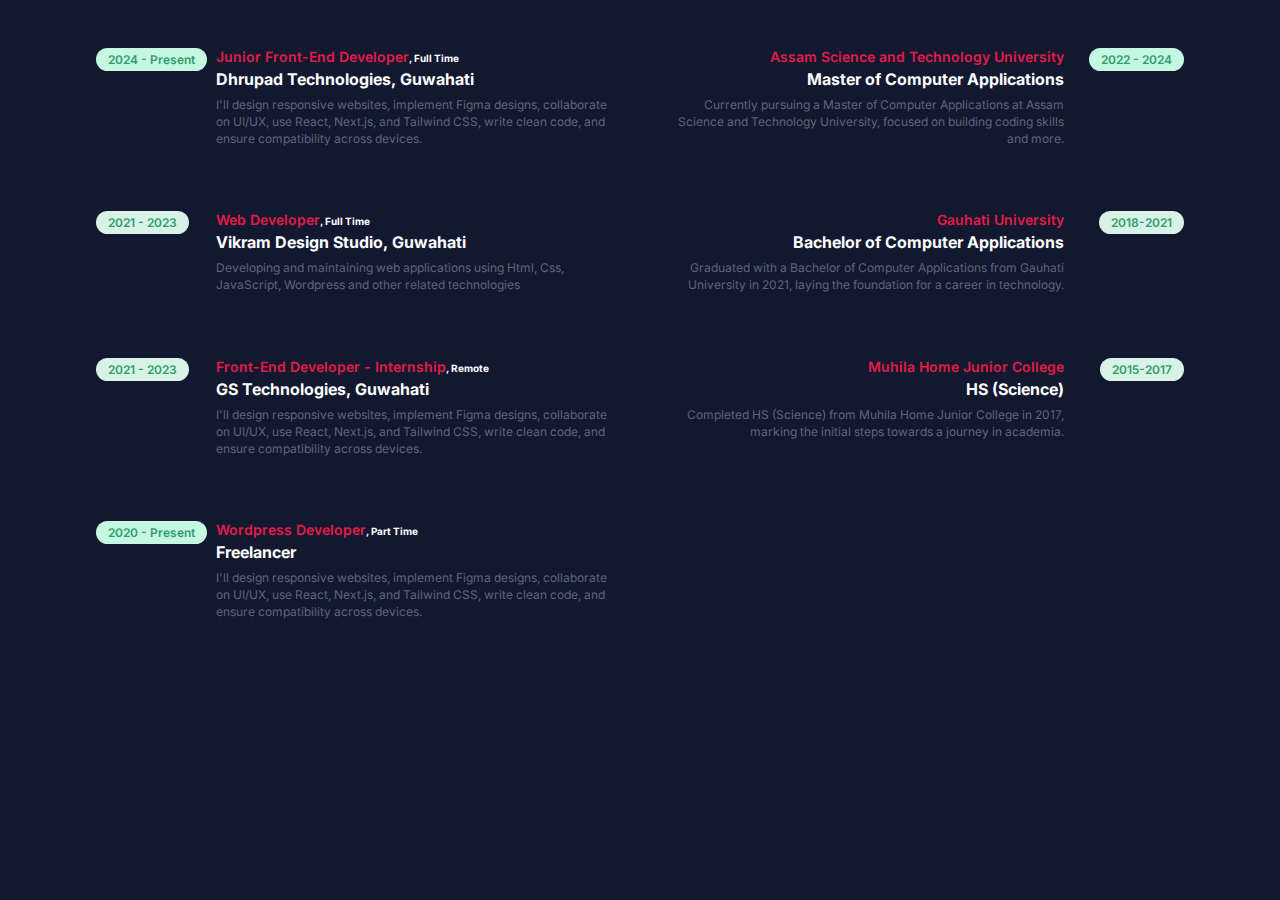
<file: d.html>
<html lang="en">
<head>
<meta charset="UTF-8" />
<meta name="viewport" content="width=device-width, initial-scale=1" />
<title>Work & Education Timeline</title>
<style>
  @import url('https://fonts.googleapis.com/css2?family=Inter:wght@400;600;700&display=swap');
  * {
    box-sizing: border-box;
  }
  body {
    margin: 0;
    background-color: #12182f;
    color: #a0a8b9;
    font-family: 'Inter', sans-serif;
  }
  main {
    max-width: 1120px;
    margin: 48px auto;
    padding: 0 16px;
  }

  section.timeline {
    display: grid;
    grid-template-columns: 1fr;
    gap: 48px;
  }
  @media (min-width: 768px) {
    section.timeline {
      grid-template-columns: 1fr 1fr;
    }
  }
  /* Vertical line for timeline */
  .timeline-column {
    position: relative;
    padding-left: 56px;
    padding-right: 56px;
  }
  @media (min-width: 768px) {
    .timeline-column {
      padding-left: 0;
      padding-right: 0;
    }
  }
  
  @media (min-width: 768px) {
    .timeline-column::before {
      left: 50%;
      transform: translateX(-50%);
    }
  }
  .timeline-item {
    position: relative;
    display: flex;
    margin-bottom: 64px;
  }
  .timeline-item:last-child {
    margin-bottom: 0;
  }
  /* Left column items */
  .timeline-left .timeline-item {
    padding-left: 0;
  }
  .timeline-left .timeline-item .date-container {
    flex-shrink: 0;
    width: 96px;
    display: flex;
    flex-direction: column;
    align-items: flex-start;
    margin-right: 24px;
  }
  .timeline-left .timeline-item .date {
    background-color: #c6f7e2;
    color: #2f9e6a;
    font-weight: 600;
    font-size: 0.75rem;
    padding: 4px 12px;
    border-radius: 9999px;
    white-space: nowrap;
  }
 
  .timeline-left .timeline-item .content {
    max-width: 400px;
  }
  .timeline-left .timeline-item .content p.title {
    margin: 0 0 4px 0;
    font-size: 0.875rem;
    font-weight: 600;
    color: #e11d48;
  }
  .timeline-left .timeline-item .content p.title span {
    font-weight: 700;
    font-size: 0.625rem;
    color: white;
  }
  .timeline-left .timeline-item .content p.company {
    margin: 0 0 8px 0;
    font-weight: 700;
    color: white;
  }
  .timeline-left .timeline-item .content p.description {
    margin: 0;
    font-size: 0.75rem;
    line-height: 1.4;
    color: #5f667a;
  }
  /* Right column items */
  .timeline-right .timeline-item {
    padding-right: 0;
    justify-content: flex-end;
  }
  .timeline-right .timeline-item .date-container {
    flex-shrink: 0;
    width: 96px;
    display: flex;
    flex-direction: column;
    align-items: flex-end;
    margin-left: 24px;
  }
  .timeline-right .timeline-item .date {
    background-color: #c6f7e2;
    color: #2f9e6a;
    font-weight: 600;
    font-size: 0.75rem;
    padding: 4px 12px;
    border-radius: 9999px;
    white-space: nowrap;
  }
  
  .timeline-right .timeline-item .content {
    max-width: 400px;
    text-align: right;
  }
  .timeline-right .timeline-item .content p.title {
    margin: 0 0 4px 0;
    font-size: 0.875rem;
    font-weight: 600;
    color: #e11d48;
  }
  .timeline-right .timeline-item .content p.company {
    margin: 0 0 8px 0;
    font-weight: 700;
    color: white;
  }
  .timeline-right .timeline-item .content p.description {
    margin: 0;
    font-size: 0.75rem;
    line-height: 1.4;
    color: #5f667a;
  }
  /* Smaller text for spans in titles on left side */
  .timeline-left .timeline-item p.title span {
    font-weight: 700;
    font-size: 0.625rem;
    color: white;
  }
  /* Smaller text for spans in titles on right side */
  .timeline-right .timeline-item p.title span {
    font-weight: 700;
    font-size: 0.625rem;
    color: white;
  }
</style>
</head>
<body>
<main>
  
  <section class="timeline" aria-label="Work and Education Timeline">
    <div class="timeline-column timeline-left" aria-label="Work Experience">
      <article class="timeline-item">
        <div class="date-container">
          <span class="date">2024 - Present</span>
          <span class="circle" aria-hidden="true"></span>
        </div>
        <div class="content">
          <p class="title">Junior Front-End Developer<span>, Full Time</span></p>
          <p class="company">Dhrupad Technologies, Guwahati</p>
          <p class="description">I'll design responsive websites, implement Figma designs, collaborate on UI/UX, use React, Next.js, and Tailwind CSS, write clean code, and ensure compatibility across devices.</p>
        </div>
      </article>
      <article class="timeline-item">
        <div class="date-container">
          <span class="date" style="background:#d9f2e8; color:#2f9e6a;">2021 - 2023</span>
          <span class="circle" aria-hidden="true"></span>
        </div>
        <div class="content">
          <p class="title" style="color:#e11d48;">Web Developer<span>, Full Time</span></p>
          <p class="company">Vikram Design Studio, Guwahati</p>
          <p class="description">Developing and maintaining web applications using Html, Css, JavaScript, Wordpress and other related technologies</p>
        </div>
      </article>
      <article class="timeline-item">
        <div class="date-container">
          <span class="date" style="background:#d9f2e8; color:#2f9e6a;">2021 - 2023</span>
          <span class="circle" aria-hidden="true"></span>
        </div>
        <div class="content">
          <p class="title" style="color:#e11d48;">Front-End Developer - Internship<span>, Remote</span></p>
          <p class="company">GS Technologies, Guwahati</p>
          <p class="description">I'll design responsive websites, implement Figma designs, collaborate on UI/UX, use React, Next.js, and Tailwind CSS, write clean code, and ensure compatibility across devices.</p>
        </div>
      </article>
      <article class="timeline-item">
        <div class="date-container">
          <span class="date">2020 - Present</span>
          <span class="circle" aria-hidden="true"></span>
        </div>
        <div class="content">
          <p class="title" style="color:#e11d48;">Wordpress Developer<span>, Part Time</span></p>
          <p class="company">Freelancer</p>
          <p class="description">I'll design responsive websites, implement Figma designs, collaborate on UI/UX, use React, Next.js, and Tailwind CSS, write clean code, and ensure compatibility across devices.</p>
        </div>
      </article>
    </div>


    <div class="timeline-column timeline-right" aria-label="Education">
      <article class="timeline-item">
        <div class="content">
          <p class="title">Assam Science and Technology University</p>
          <p class="company">Master of Computer Applications</p>
          <p class="description">Currently pursuing a Master of Computer Applications at Assam Science and Technology University, focused on building coding skills and more.</p>
        </div>
        <div class="date-container">
          <span class="date">2022 - 2024</span>
          <span class="circle" aria-hidden="true"></span>
        </div>
      </article>
      <article class="timeline-item">
        <div class="content">
          <p class="title">Gauhati University</p>
          <p class="company">Bachelor of Computer Applications</p>
          <p class="description">Graduated with a Bachelor of Computer Applications from Gauhati University in 2021, laying the foundation for a career in technology.</p>
        </div>
        <div class="date-container">
          <span class="date" style="background:#d9f2e8; color:#2f9e6a;">2018-2021</span>
          <span class="circle" aria-hidden="true"></span>
        </div>
      </article>
      <article class="timeline-item">
        <div class="content">
          <p class="title">Muhila Home Junior College</p>
          <p class="company">HS (Science)</p>
          <p class="description">Completed HS (Science) from Muhila Home Junior College in 2017, marking the initial steps towards a journey in academia.</p>
        </div>
        <div class="date-container">
          <span class="date" style="background:#d9f2e8; color:#2f9e6a;">2015-2017</span>
          <span class="circle" aria-hidden="true"></span>
        </div>
      </article>
    </div>
  </section>
</main>
</body>
</html>
</file>
